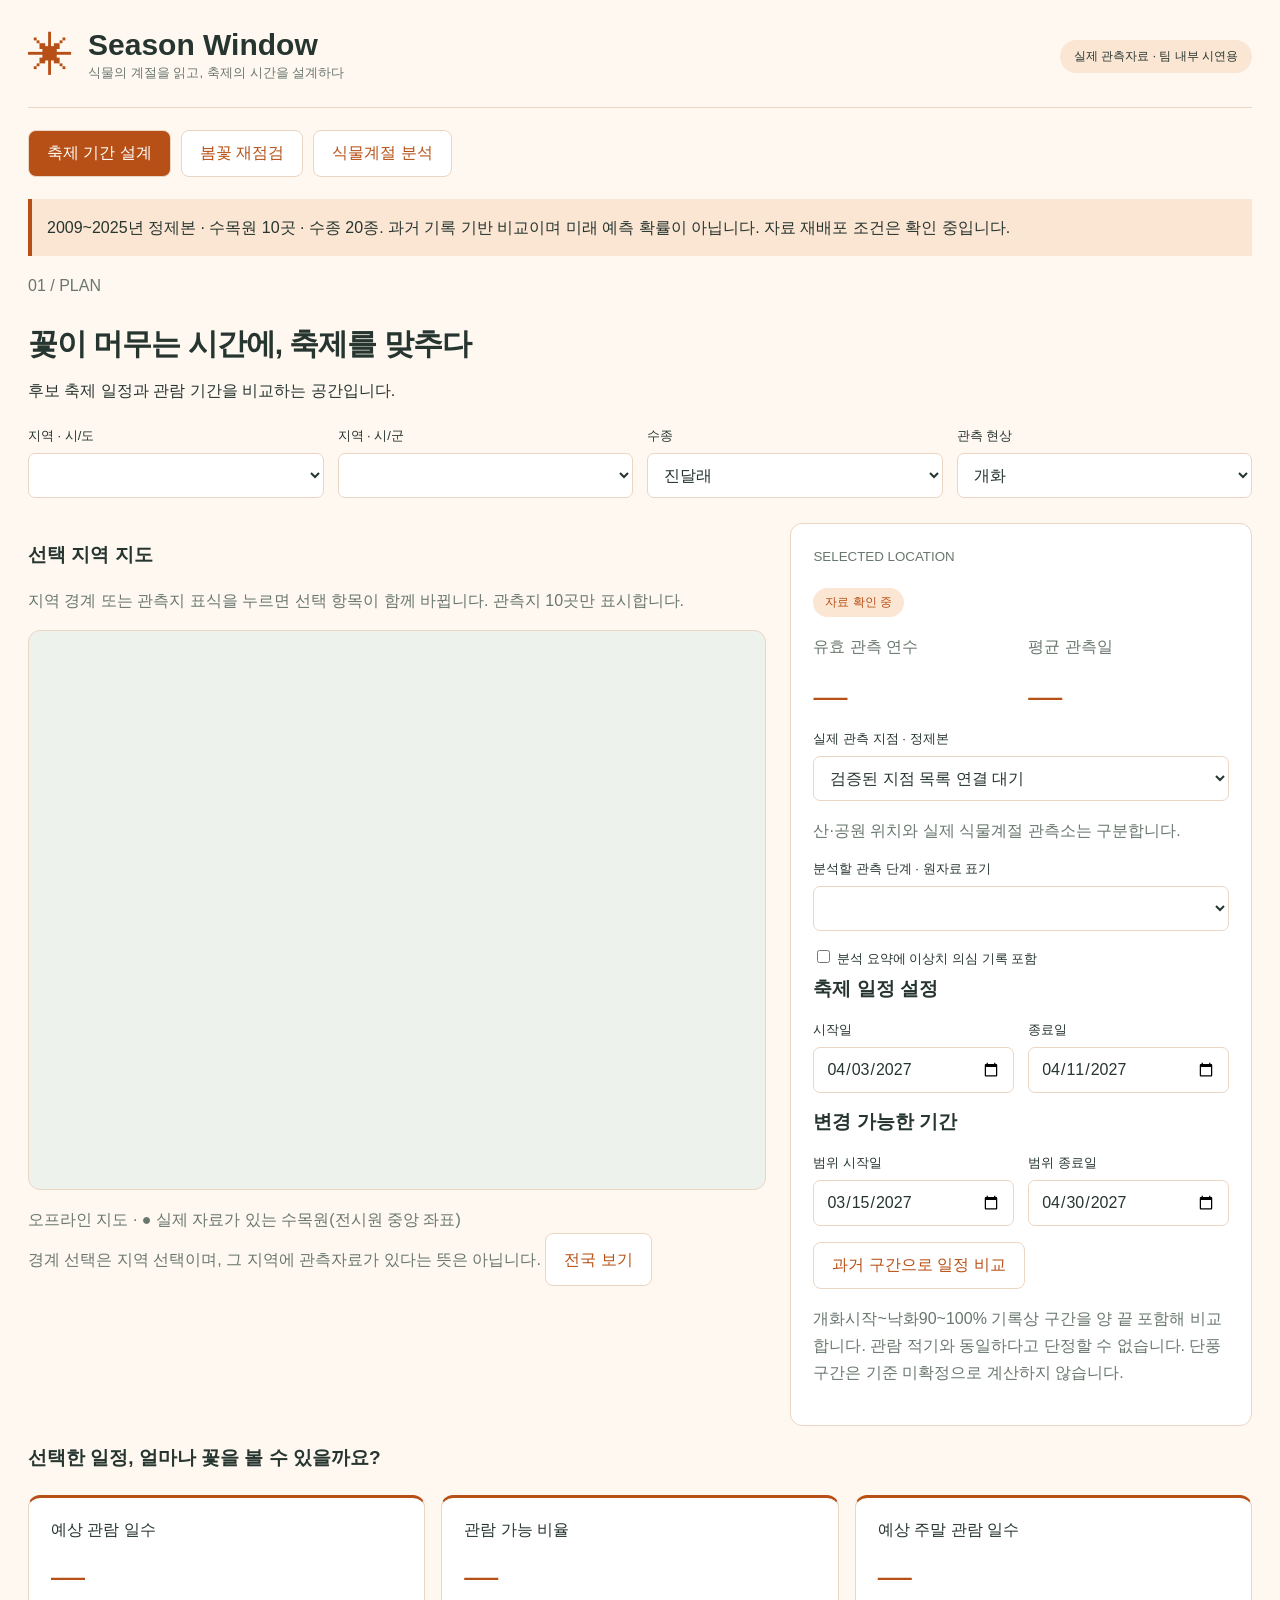
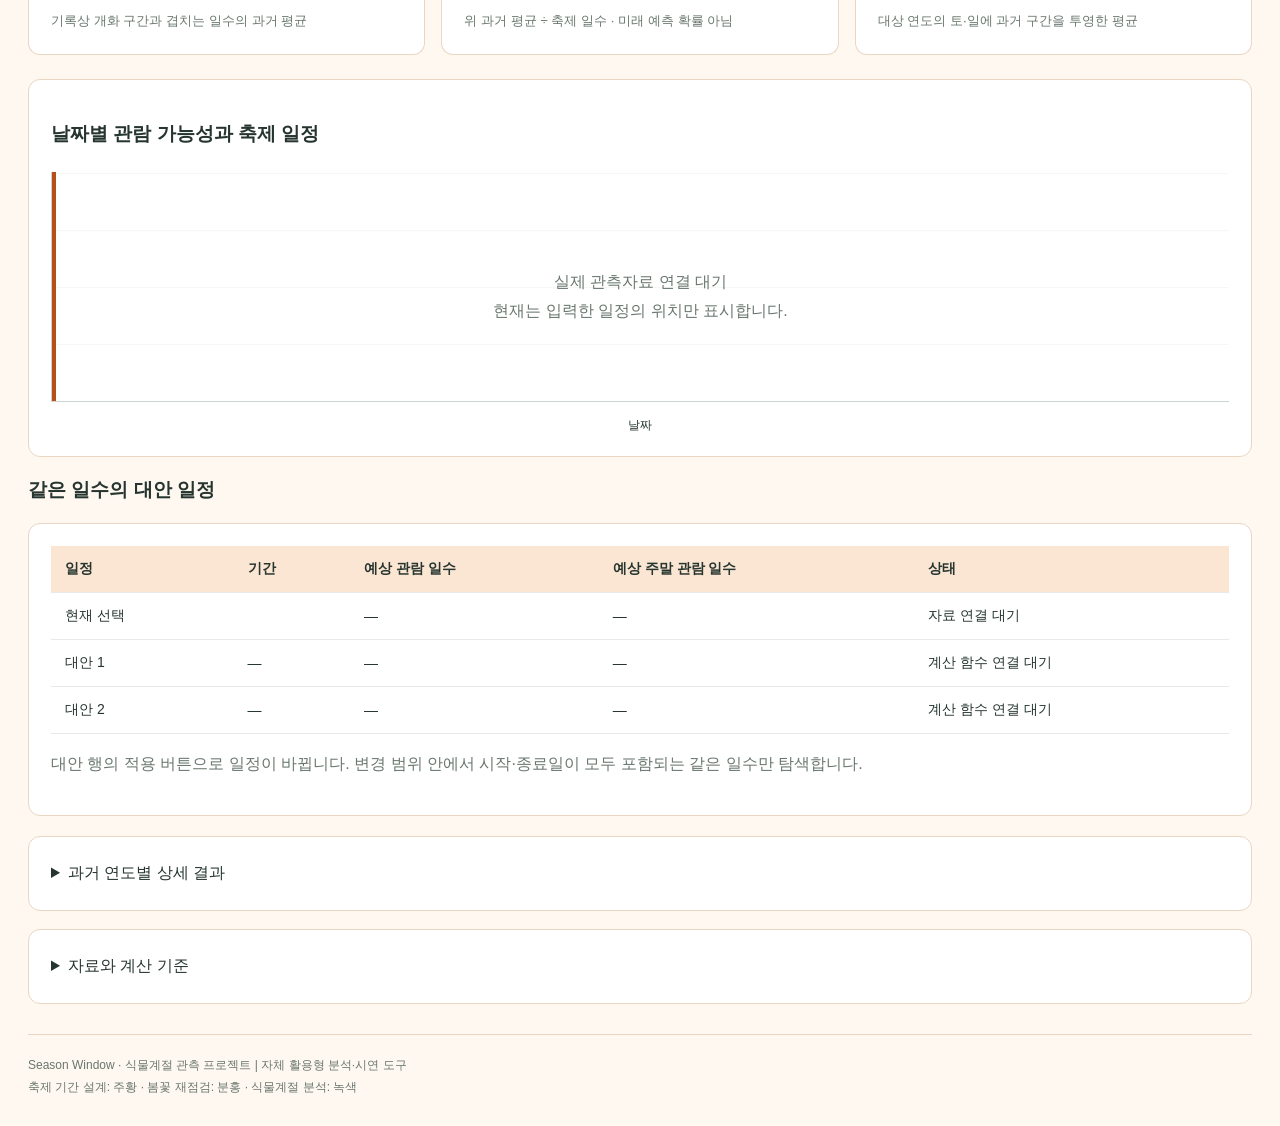
<file: service/offline/web.template.html>
<!DOCTYPE html>
<html lang="ko">
<head>
<meta charset="UTF-8">
<meta name="viewport" content="width=device-width, initial-scale=1">
<title>Season Window — 식물계절 관측</title>
<style>
* { box-sizing: border-box; }
:root {
  --main: #b75016;
  --soft: #fbe5d3;
  --bg: #fff8f1;
  --border: #ebd5c3;
}
body {
  margin: 0;
  background: var(--bg);
  color: #26352f;
  font-family: "맑은 고딕", sans-serif;
}
body.review {
  --main: #a94364;
  --soft: #f3dce4;
  --bg: #fff7f9;
  --border: #e9ced8;
}
body.analysis {
  --main: #246b50;
  --soft: #e8efe5;
  --bg: #f5f7f2;
  --border: #d7e2d4;
}
main { max-width: 1280px; margin: auto; padding: 28px; }
header {
  display: flex; align-items: center; gap: 14px;
  padding-bottom: 22px; border-bottom: 1px solid var(--border);
}
.logo { color: var(--main); font-size: 46px; }
h1 { margin: 0; font-size: 30px; }
small, .muted { color: #69776e; line-height: 1.7; }
.badge {
  margin-left: auto; background: var(--soft);
  padding: 8px 14px; border-radius: 30px; font-size: 12px;
}
nav { display: flex; gap: 10px; margin: 22px 0; }
button {
  padding: 12px 18px; border: 1px solid var(--border);
  border-radius: 8px; background: white;
  color: var(--main); cursor: pointer; font: inherit;
}
button.active { background: var(--main); color: white; }
button:disabled { cursor: default; color: #788278; opacity: .6; }
.notice {
  padding: 15px; background: var(--soft);
  border-left: 4px solid var(--main); line-height: 1.7;
}
h2 { font-size: 30px; letter-spacing: -1px; margin-bottom: 10px; }
h3 { font-size: 19px; }
.filters {
  display: grid; grid-template-columns: repeat(4, 1fr);
  gap: 14px; margin: 25px 0;
}
label { display: block; font-size: 13px; margin-bottom: 8px; }
select, input {
  width: 100%; padding: 12px; background: white;
  border: 1px solid var(--border); border-radius: 7px;
  color: #26352f; font: inherit;
}
select:focus, input:focus, button:focus-visible {
  outline: 2px solid var(--main); outline-offset: 2px;
}
.hero { display: grid; grid-template-columns: 1.6fr 1fr; gap: 24px; }
.mapbox {
  height: 480px; background: var(--soft);
  border: 1px solid var(--border); border-radius: 12px;
  overflow: hidden;
}
iframe { width: 100%; height: 100%; border: 0; }
.panel, .card, .chart, details {
  background: white; border: 1px solid var(--border);
  border-radius: 12px; padding: 22px;
}
.panel h3 { margin-top: 8px; }
.status {
  display: inline-block; padding: 6px 12px;
  border-radius: 20px; background: var(--soft);
  color: var(--main); font-size: 12px;
}
.two { display: grid; grid-template-columns: 1fr 1fr; gap: 14px; }
.dates { margin: 16px 0; }
.value { font-size: 34px; color: var(--main); margin: 15px 0; }
.metrics {
  display: grid; grid-template-columns: repeat(3, 1fr);
  gap: 16px; margin: 24px 0;
}
.card { border-top: 3px solid var(--main); }
.chart { margin: 20px 0; }
.plot {
  position: relative; height: 230px; margin: 25px 0 15px;
  border-left: 1px solid #ccd5ce;
  border-bottom: 1px solid #ccd5ce;
  background: repeating-linear-gradient(
    to top, transparent 0, transparent 56px, #edf0ec 57px
  );
  overflow: hidden;
}
.band {
  position: absolute; top: 0; bottom: 0;
  background: var(--soft);
  border-left: 2px solid var(--main);
  border-right: 2px solid var(--main);
}
.plottext {
  position: absolute; top: 42%; width: 100%;
  text-align: center; color: #69776e; line-height: 1.8;
}
.axis { display: flex; justify-content: space-between; font-size: 12px; }
.tablewrap { overflow-x: auto; }
table { width: 100%; border-collapse: collapse; font-size: 14px; }
th, td {
  padding: 14px; text-align: left;
  border-bottom: 1px solid #e5eae5; white-space: nowrap;
}
th { background: var(--soft); }
details { margin-top: 18px; line-height: 1.8; }
footer {
  margin-top: 30px; padding-top: 20px;
  border-top: 1px solid var(--border);
  color: #69776e; font-size: 12px; line-height: 1.8;
}
.hidden { display: none; }
@media (max-width: 800px) {
  main { padding: 16px; }
  .hero, .metrics { grid-template-columns: 1fr; }
  .filters { grid-template-columns: 1fr 1fr; }
  .badge { display: none; }
  nav { gap: 6px; }
  nav button { padding: 10px; font-size: 13px; }
  h2 { font-size: 24px; }
  .mapbox { height: 360px; }
}

:root { --accent:#DB8B29; } body.review { --accent:#F3DCE4; } body.analysis { --accent:#69913B; }
.mapbox { height:560px; background:#edf2ec; } #map {width:100%;height:100%;touch-action:manipulation;}
.region {fill:#fff;stroke:#b5c2b8;stroke-width:.7;cursor:pointer;} .region.selected {fill:var(--soft);stroke:var(--main);stroke-width:1.5;}
.site-dot {fill:var(--accent);stroke:#26352f;stroke-width:1.2;cursor:pointer;} .site-dot.selected {fill:var(--main);stroke:white;stroke-width:2;}
.map-label {font-size:10px;fill:#26352f;paint-order:stroke;stroke:white;stroke-width:3px;pointer-events:none;}
.error {color:#a32121!important;background:#fff0ed;border-left:4px solid #a32121;padding:10px;} .low {color:#8b4010;font-weight:bold;}
#warning:empty {display:none;} svg.chartsvg {width:100%;height:auto;min-height:180px;display:block;} .tablewrap {max-height:430px;overflow:auto;}
#stability table {font-size:12px;} #stability th,#stability td {padding:9px;}
.metrics small {display:block;} .analysis .two {grid-template-columns:1.35fr 1fr;}
@media(max-width:800px){.analysis .two {grid-template-columns:1fr;} .mapbox{height:440px;} nav{flex-wrap:wrap;}}

.hero > *, .two > *, .filters > * {min-width:0;}
input, select {min-width:0;max-width:100%;}
.two {grid-template-columns:repeat(2,minmax(0,1fr));}
@media(max-width:800px){.hero,.metrics{grid-template-columns:minmax(0,1fr);}.filters{grid-template-columns:repeat(2,minmax(0,1fr));}}
</style>
</head>
<body>
<main>
<header>
  <span class="logo">✳︎</span>
  <div>
    <h1>Season Window</h1>
    <small>식물의 계절을 읽고, 축제의 시간을 설계하다</small>
  </div>
  <span class="badge">실제 관측자료 · 팀 내부 시연용</span>
</header>

<nav aria-label="화면 선택">
  <button class="active" data-page="plan">축제 기간 설계</button>
  <button data-page="review">봄꽃 재점검</button>
  <button data-page="analysis">식물계절 분석</button>
</nav>

<div class="notice">
  2009~2025년 정제본 · 수목원 10곳 · 수종 20종. 과거 기록 기반 비교이며 미래 예측 확률이 아닙니다. 자료 재배포 조건은 확인 중입니다.
</div>

<p class="muted" id="step">01 / PLAN</p>
<h2 id="title">꽃이 머무는 시간에, 축제를 맞추다</h2>
<p id="description">후보 축제 일정과 관람 기간을 비교하는 공간입니다.</p>

<div class="filters">
  <div>
    <label for="province">지역 · 시/도</label>
    <select id="province"></select>
  </div>
  <div>
    <label for="city">지역 · 시/군</label>
    <select id="city"></select>
  </div>
  <div>
    <label for="species">수종</label>
    <select id="species">
      <option>진달래</option>
      <option>벚나무</option>
      <option>단풍나무</option>
    </select>
  </div>
  <div>
    <label for="phenomenon">관측 현상</label>
    <select id="phenomenon">
      <option>개화</option>
      <option>단풍</option>
    </select>
  </div>
</div>

<div class="hero">
  <section>
    <h3>선택 지역 지도</h3>
    <p class="muted">지역 경계 또는 관측지 표식을 누르면 선택 항목이 함께 바뀝니다. 관측지 10곳만 표시합니다.</p>
    <div class="mapbox">
      <svg id="map" viewBox="0 0 660 660" role="group" aria-label="전국 지역 및 실제 관측지 선택 지도"></svg>
    </div>
    <p class="muted">
      오프라인 지도 · ● 실제 자료가 있는 수목원(전시원 중앙 좌표)<br>경계 선택은 지역 선택이며, 그 지역에 관측자료가 있다는 뜻은 아닙니다. <button id="mapReset" type="button">전국 보기</button>
    </p>
  </section>

  <aside class="panel">
    <small>SELECTED LOCATION</small>
    <h3 id="location"></h3>
    <p id="selection"></p>
    <span class="status" id="dataStatus" role="status">자료 확인 중</span>

    <div class="two">
      <div><p class="muted">유효 관측 연수</p><div class="value" id="validYears">—</div></div>
      <div><p class="muted">평균 관측일</p><div class="value" id="meanDate">—</div></div>
    </div>

    <label for="place">실제 관측 지점 · 정제본</label>
    <select id="place">
      <option>검증된 지점 목록 연결 대기</option>
    </select>
    <p class="muted">산·공원 위치와 실제 식물계절 관측소는 구분합니다.</p>

    <label for="stage">분석할 관측 단계 · 원자료 표기</label><select id="stage"></select>
    <p class="muted" id="stageMeaning"></p>
    <label><input type="checkbox" id="includeSuspect" style="width:auto"> 분석 요약에 이상치 의심 기록 포함</label>
    <div class="page plan">
      <h3>축제 일정 설정</h3>
      <div class="two dates">
        <div>
          <label for="start">시작일</label>
          <input id="start" type="date" value="2027-04-03">
        </div>
        <div>
          <label for="end">종료일</label>
          <input id="end" type="date" value="2027-04-11">
        </div>
      </div>
      <p id="duration" class="muted"></p>

      <h3>변경 가능한 기간</h3>
      <div class="two dates">
        <div>
          <label for="searchStart">범위 시작일</label>
          <input id="searchStart" type="date" value="2027-03-15">
        </div>
        <div>
          <label for="searchEnd">범위 종료일</label>
          <input id="searchEnd" type="date" value="2027-04-30">
        </div>
      </div>
      <p id="warning" role="status"></p>
      <button id="calculate">과거 구간으로 일정 비교</button>
      <p class="muted">개화시작~낙화90~100% 기록상 구간을 양 끝 포함해 비교합니다. 관람 적기와 동일하다고 단정할 수 없습니다. 단풍 구간은 기준 미확정으로 계산하지 않습니다.</p>
    </div>

    <div class="page review hidden">
      <h3>봄꽃 재점검 기준</h3>
      <label for="year">대상 연도 · 축제 일정과 연동</label>
      <select id="year">
        <option>2026</option>
        <option>2025</option>
        <option>2024</option>
      </select>
      <p id="cutoff"></p>
      <p id="reviewNotice" class="notice"></p>
    </div>

    <div class="page analysis hidden">
      <h3>관측자료 요약</h3>
      <p>연도별 관측 · 수종별 안정성 · 장기 변화</p>
      <p class="muted">관측 연수와 결측 현황을 함께 제공합니다.</p>
      <button id="downloadCsv">선택 관측 요약 CSV 내려받기</button>
    </div>
  </aside>
</div>

<section class="page plan">
  <h3>선택한 일정, 얼마나 꽃을 볼 수 있을까요?</h3>
  <div class="metrics">
    <article class="card">
      예상 관람 일수
      <div class="value">—</div>
      <small>기록상 개화 구간과 겹치는 일수의 과거 평균</small>
    </article>
    <article class="card">
      관람 가능 비율
      <div class="value">—</div>
      <small>위 과거 평균 ÷ 축제 일수 · 미래 예측 확률 아님</small>
    </article>
    <article class="card">
      예상 주말 관람 일수
      <div class="value">—</div>
      <small>대상 연도의 토·일에 과거 구간을 투영한 평균</small>
    </article>
  </div>

  <div class="chart">
    <h3>날짜별 관람 가능성과 축제 일정</h3>
    <p class="muted" id="curveNote"></p>
    <div class="plot">
      <div class="band" id="band"></div>
      <div class="plottext">
        실제 관측자료 연결 대기<br>
        현재는 입력한 일정의 위치만 표시합니다.
      </div>
    </div>
    <div class="axis">
      <span id="lower"></span><span>날짜</span><span id="upper"></span>
    </div>
  </div>

  <h3>같은 일수의 대안 일정</h3>
  <div class="chart tablewrap">
    <table>
      <thead>
        <tr>
          <th>일정</th><th>기간</th><th>예상 관람 일수</th>
          <th>예상 주말 관람 일수</th><th>상태</th>
        </tr>
      </thead>
      <tbody id="alternatives">
        <tr>
          <td>현재 선택</td><td id="period"></td>
          <td>—</td><td>—</td><td>자료 연결 대기</td>
        </tr>
        <tr>
          <td>대안 1</td><td>—</td><td>—</td><td>—</td>
          <td>계산 함수 연결 대기</td>
        </tr>
        <tr>
          <td>대안 2</td><td>—</td><td>—</td><td>—</td>
          <td>계산 함수 연결 대기</td>
        </tr>
      </tbody>
    </table>
    <p class="muted">대안 행의 적용 버튼으로 일정이 바뀝니다. 변경 범위 안에서 시작·종료일이 모두 포함되는 같은 일수만 탐색합니다.</p>
  </div>

  <details>
    <summary>과거 연도별 상세 결과</summary>
    <div id="yearDetails" class="tablewrap"></div>
  </details>
</section>

<section class="page review hidden">
  <h3>기획 당시와 올해 예상 비교</h3>
  <div class="two">
    <article class="card">
      과거 분포 기반 기획
      <div class="value" id="reviewOverlap">—</div>
      <small>과거 평균 겹침 일수</small>
    </article>
    <article class="card">
      개화50%이상 예상일
      <div class="value" id="reviewDate">—</div>
      <small id="reviewDetails"></small>
    </article>
  </div>
  <p class="notice hidden" id="reviewWarnings"></p>
</section>

<section class="page analysis hidden">
  <h3>계절의 변동을 읽는 세 가지 관점</h3>
  <div class="chart">
    <h3>연도별 관측</h3>
    <div id="observations"></div>
  </div>
  <div class="two">
    <article class="card">
      <h3>수종별 안정성</h3>
      <div id="stability" class="tablewrap"></div>
      <small>식재 적합성 추천이 아닌 관측 시기 비교입니다.</small>
    </article>
    <article class="card">
      <h3>자료 품질</h3>
      <div id="quality"></div>
      <small>원자료 확인 후 제공합니다.</small>
    </article>
  </div>
</section>

<details>
  <summary>자료와 계산 기준</summary>
  <p>
    <strong>자료 해석:</strong> 단계명은 제공 파일의 표기를 그대로 사용합니다. 개화50%이상을 ‘만개일’, 단풍50%이상을 ‘절정일’로 바꾸지 않습니다. 기관별 판정 원문은 미확인입니다.<br>
    <strong>연도별 분석:</strong> 수목원·수종·단계별 A 임시 정제본 대표값. 날짜숫자는 해당 연도의 1월 1일=1인 연중일수(DOY)입니다. 월일 비교는 윤년인 2000년 기준 달력으로 환산하며 소수는 대표값 계산에서 보존합니다. 평균 날짜는 환산값 평균의 가까운 날짜입니다. 2월 29일을 평년 축제 달력에 투영할 때는 2월 28일로 대응합니다.<br>
    <strong>구간 계산:</strong> 같은 나무·해의 개화시작과 낙화90~100%가 모두 있고 순서오류·첫관측일기록·이상치 의심이 없는 쌍만 사용합니다. 연도별로 각 끝점의 중앙값을 취하고 0.5일은 다음 날로 올립니다. 관측 간격과 기관별 판정 오차는 별도 보정하지 않았습니다.<br>
    <strong>표본 기준:</strong> 8년은 전달된 A 메모와 자료 분포를 참고한 임시 기준입니다. 분석표는 부족한 조합도 표시하되 안정성 비교에서는 구분합니다. 일정 비교는 유효 구간 8년 이상에서만 제공합니다. 선택 축제 연도보다 이전의 관측 연도만 사용합니다.<br>
    <strong>비율:</strong> 날짜별 비율은 그 날짜를 포함하는 기록상 구간의 연도 수 ÷ 유효 구간 연도 수입니다. 예상 일수는 이 비율의 합과 같습니다. 주말은 축제 대상 연도의 토·일요일이며 공휴일은 포함하지 않습니다. 대안은 과거 자료에 사후 최적화된 탐색 결과로 미래 성능 검증이 아닙니다.<br>
    <strong>관측 범위:</strong> 정제본 10개 전시원만 연결했습니다. 원본의 다른 산·공원·11번째 기관은 별도 정제가 필요합니다. 원자료의 결측과 관측하지 않은 해를 0으로 바꾸지 않습니다.<br>
    <strong>행정구역:</strong> vuski/admdongkor ver20261001의 256개 원본 시군구 코드를 일반구 병합하여 230개로 구성했습니다. 시/도 16개와 명칭은 해당 가공 파일의 표기이며 공식 최신성·전국 완전성을 보증하지 않습니다. 단순화 경계 및 원본 좌표 중앙값을 경계와 교차해 지점을 연결했습니다.<br>
    본 경계 데이터는 통계청 통계지리정보서비스(SGIS, https://sgis.kostat.go.kr)에서 공공누리 제1유형으로 개방한 행정동 경계를 가공한 것이며(가공: vuski/admdongkor, https://github.com/vuski/admdongkor), CC BY 4.0으로 배포됩니다. 본 도구에서 일반구 병합·경계 단순화를 수행했습니다.<br>
    <strong>이용 조건:</strong> 식물계절 자료의 정확한 원문 데이터명·이용 조건은 추가 확인이 필요합니다. 현재는 팀 내부 분석·시연용이며 공개 재배포 승인 확인을 뜻하지 않습니다.
  </p>
</details>

<footer>
  Season Window · 식물계절 관측 프로젝트 | 자체 활용형 분석·시연 도구<br>
  축제 기간 설계: 주황 · 봄꽃 재점검: 분홍 · 식물계절 분석: 녹색
</footer>
</main>

<script id="embedded-data" type="application/json">/*__DATA__*/</script>
<script>/*__APP__*/</script>
</body></html>
</file>
